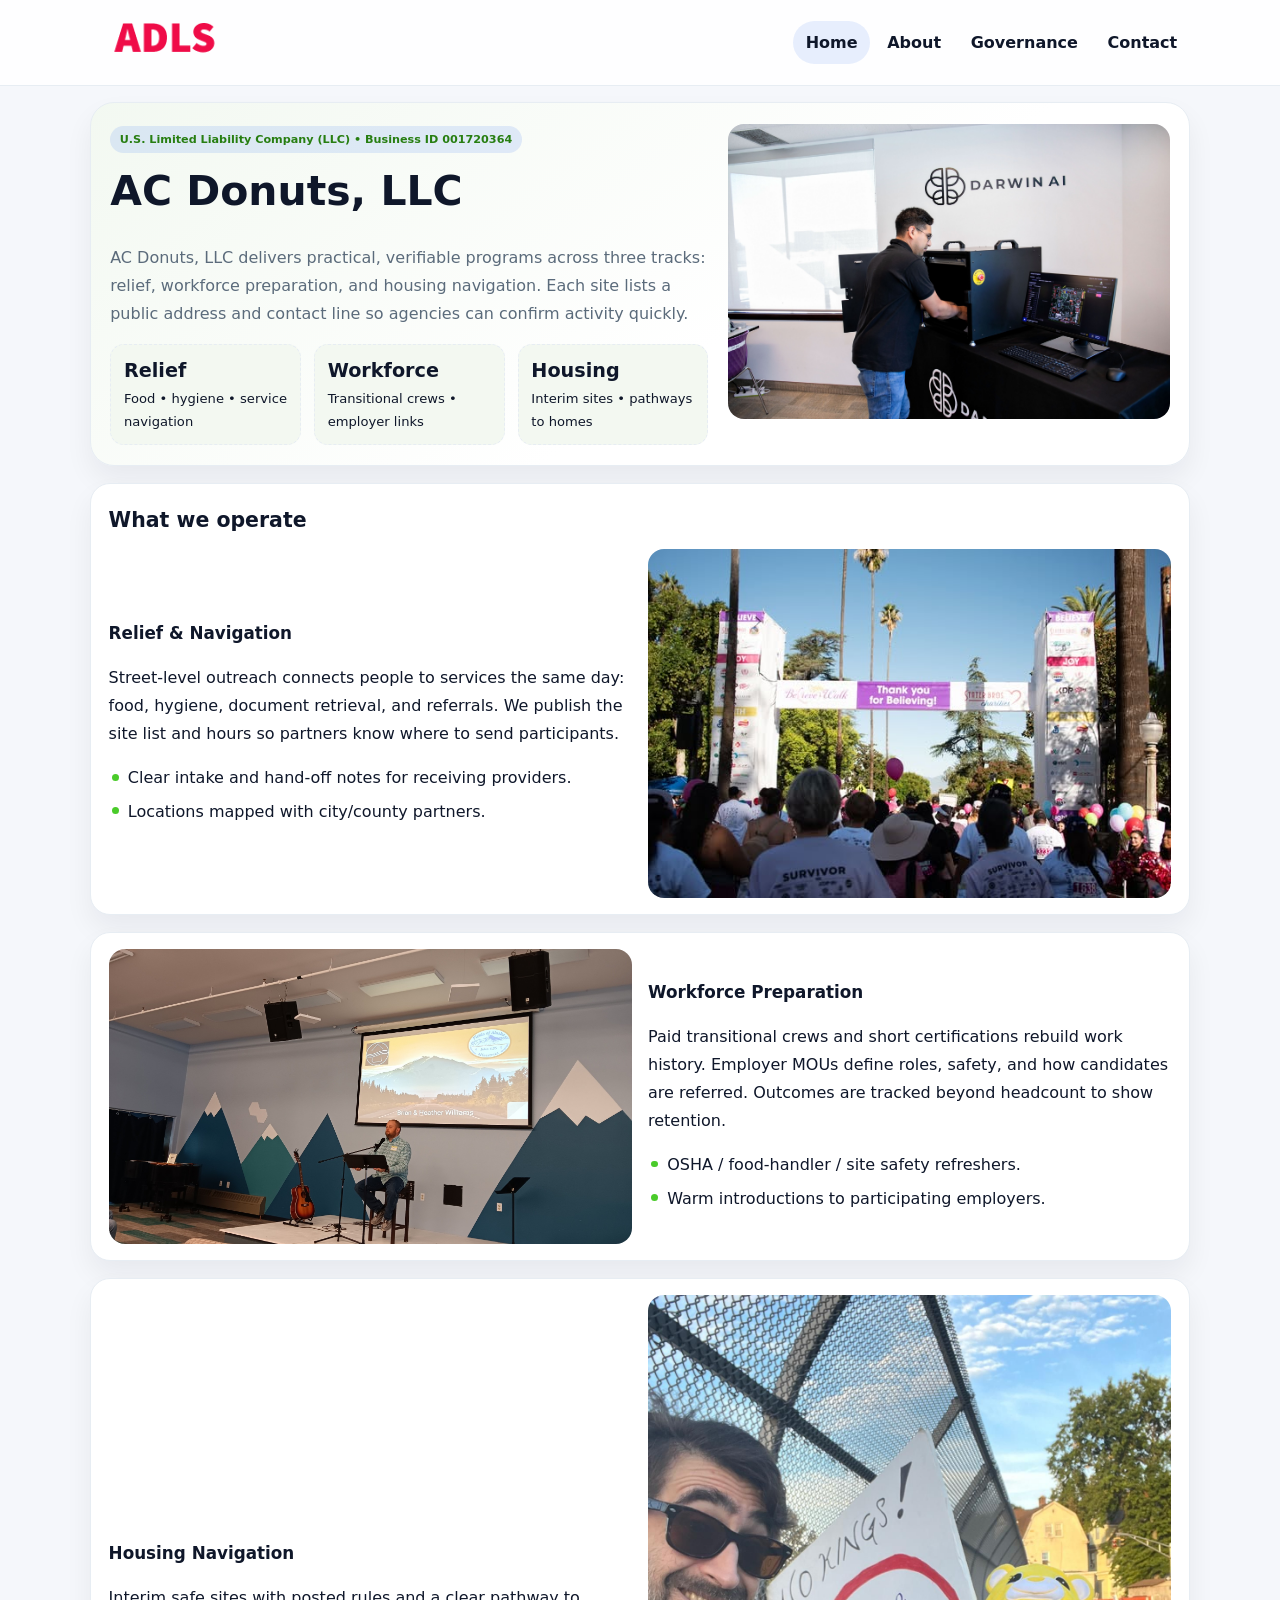
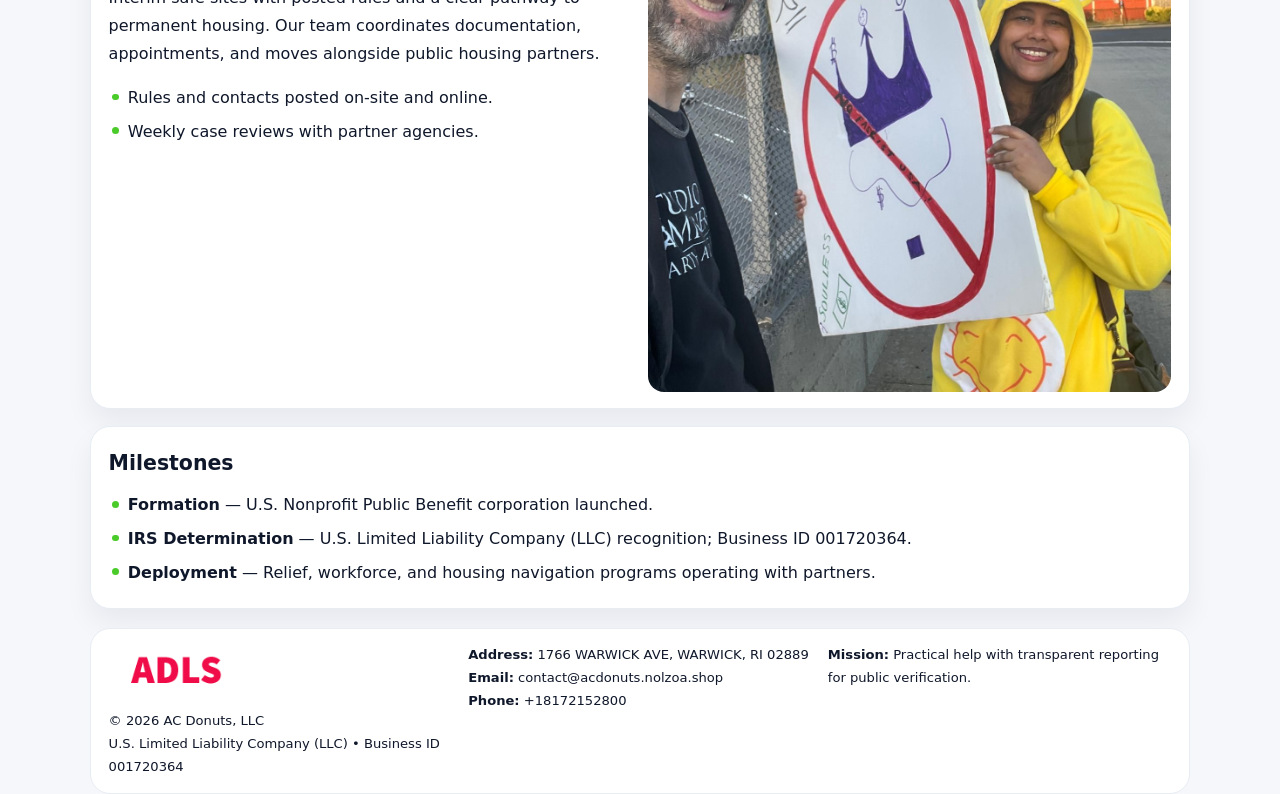
<file: index.html>
<!doctype html><html lang="en"><head>
<meta charset="utf-8">
<meta name="viewport" content="width=device-width,initial-scale=1">
<title>AC Donuts, LLC – Nonprofit • 2025</title>
<link rel="stylesheet" href="assets/styles.css">
<link rel="icon" href="images/logo.png">
<meta name="data-ein" content="001720364">
<meta name="data-name" content="AC Donuts, LLC">
  <meta name="description" content="Our nonprofit strengthens the community with programs focused on community services, education, and direct relief.">
<meta name="facebook-domain-verification" content="zm417jetsa9jcdgy1wrs4ijyre2j9c" />
</head><body>
<div style="position:absolute;left:-9999px;top:-9999px;opacity:0" data-uniq="{{UNIQUE_BLOB}}">
  <span>Our nonprofit strengthens the community with programs focused on community services, education, and direct relief.</span><svg width="12" height="12" viewBox="0 0 12 12" xmlns="http://www.w3.org/2000/svg"><circle cx="6" cy="6" r="5" fill="#b45309"/></svg><img src="images/education.jpg" width="1" height="1" alt="" loading="lazy"/>
</div>

<header class="header">
  <div class="c6b257fe87c">
    <a href="index.html"><img src="images/logo.png" alt=""></a>
    <div class="links">
      <a class="active" href="index.html">Home</a>
      <a href="about.html">About</a>
      <a href="governance.html">Governance</a>
      <a href="contact.html">Contact</a>
    </div>
  </div>
</header>

<section class="mast">
  <div>
    <span class="c56687b95a3">U.S. Limited Liability Company (LLC) • Business ID 001720364</span>
    <h1>AC Donuts, LLC</h1>
    <p>AC Donuts, LLC delivers practical, verifiable programs across three tracks: relief, workforce preparation, and housing navigation. Each site lists a public address and contact line so agencies can confirm activity quickly.</p>
    <div class="stats">
      <div class="stat"><b>Relief</b><div class="small">Food • hygiene • service navigation</div></div>
      <div class="stat"><b>Workforce</b><div class="small">Transitional crews • employer links</div></div>
      <div class="stat"><b>Housing</b><div class="small">Interim sites • pathways to homes</div></div>
    </div>
  </div>
  <img class="img" src="images/hero.jpg" alt="Program hero">
</section>

<section class="section panel">
  <h2>What we operate</h2>
  <div class="z">
    <div>
      <h3>Relief & Navigation</h3>
      <p>Street-level outreach connects people to services the same day: food, hygiene, document retrieval, and referrals. We publish the site list and hours so partners know where to send participants.</p>
      <ul class="timeline">
        <li>Clear intake and hand-off notes for receiving providers.</li>
        <li>Locations mapped with city/county partners.</li>
      </ul>
    </div>
    <img class="img" src="images/relief.jpg" alt="">
  </div>
</section>

<section class="section panel">
  <div class="z rev">
    <img class="img" src="images/jobs.jpg" alt="">
    <div>
      <h3>Workforce Preparation</h3>
      <p>Paid transitional crews and short certifications rebuild work history. Employer MOUs define roles, safety, and how candidates are referred. Outcomes are tracked beyond headcount to show retention.</p>
      <ul class="timeline">
        <li>OSHA / food-handler / site safety refreshers.</li>
        <li>Warm introductions to participating employers.</li>
      </ul>
    </div>
  </div>
</section>

<section class="section panel">
  <div class="z">
    <div>
      <h3>Housing Navigation</h3>
      <p>Interim safe sites with posted rules and a clear pathway to permanent housing. Our team coordinates documentation, appointments, and moves alongside public housing partners.</p>
      <ul class="timeline">
        <li>Rules and contacts posted on-site and online.</li>
        <li>Weekly case reviews with partner agencies.</li>
      </ul>
    </div>
    <img class="img" src="images/land.jpg" alt="">
  </div>
</section>

<section class="section panel">
  <h2>Milestones</h2>
  <ul class="timeline">
    <li><strong>Formation</strong> — U.S. Nonprofit Public Benefit corporation launched.</li>
    <li><strong>IRS Determination</strong> — U.S. Limited Liability Company (LLC) recognition; Business ID 001720364.</li>
    <li><strong>Deployment</strong> — Relief, workforce, and housing navigation programs operating with partners.</li>
  </ul>
</section>

<footer>
  <div class="footer">
    <div>
      <img src="images/logo.png" style="width:135px;margin-bottom:.35rem" alt="">
      <div class="small">© <span id="y"></span> AC Donuts, LLC</div>
      <div class="small">U.S. Limited Liability Company (LLC) • Business ID 001720364</div>
    </div>
    <div>
      <div class="small"><strong>Address:</strong> 1766 WARWICK AVE,
WARWICK, RI 02889</div>
      <div class="small"><strong>Email:</strong> <a href="mailto:contact@acdonuts.nolzoa.shop">contact@acdonuts.nolzoa.shop</a></div>
      <div class="small"><strong>Phone:</strong> <a href="tel:+18172152800">+18172152800</a></div>
    </div>
    <div>
      <div class="small"><strong>Mission:</strong> Practical help with transparent reporting for public verification.</div>
    </div>
  </div>
</footer>

<script>
/* Đổi màu thương hiệu theo Business ID để tránh trùng lặp */
(function(){
  function hash(s){let x=2166136261>>>0;for(let i=0;i<s.length;i++){x^=s.charCodeAt(i);x=(x*16777619)>>>0;}return x>>>0;}
  const k = hash((document.querySelector('meta[name="data-ein"]')?.content||document.querySelector('meta[name="data-name"]')?.content||'0').replace(/\s+/g,''));
  const H=k%360,S=56+(k%14),L=48;
  const r=document.documentElement;
  r.style.setProperty('--brand',`hsl(${H} ${S}% ${L}%)`);
  r.style.setProperty('--brand-ink',`hsl(${H} ${Math.min(96,S+10)}% ${Math.max(22,L-20)}%)`);
  r.style.setProperty('--soft',`hsl(${H} ${Math.max(30,S-30)}% 96%)`);
  document.getElementById('y').textContent=new Date().getFullYear();
})();
</script>
</body></html>
</file>
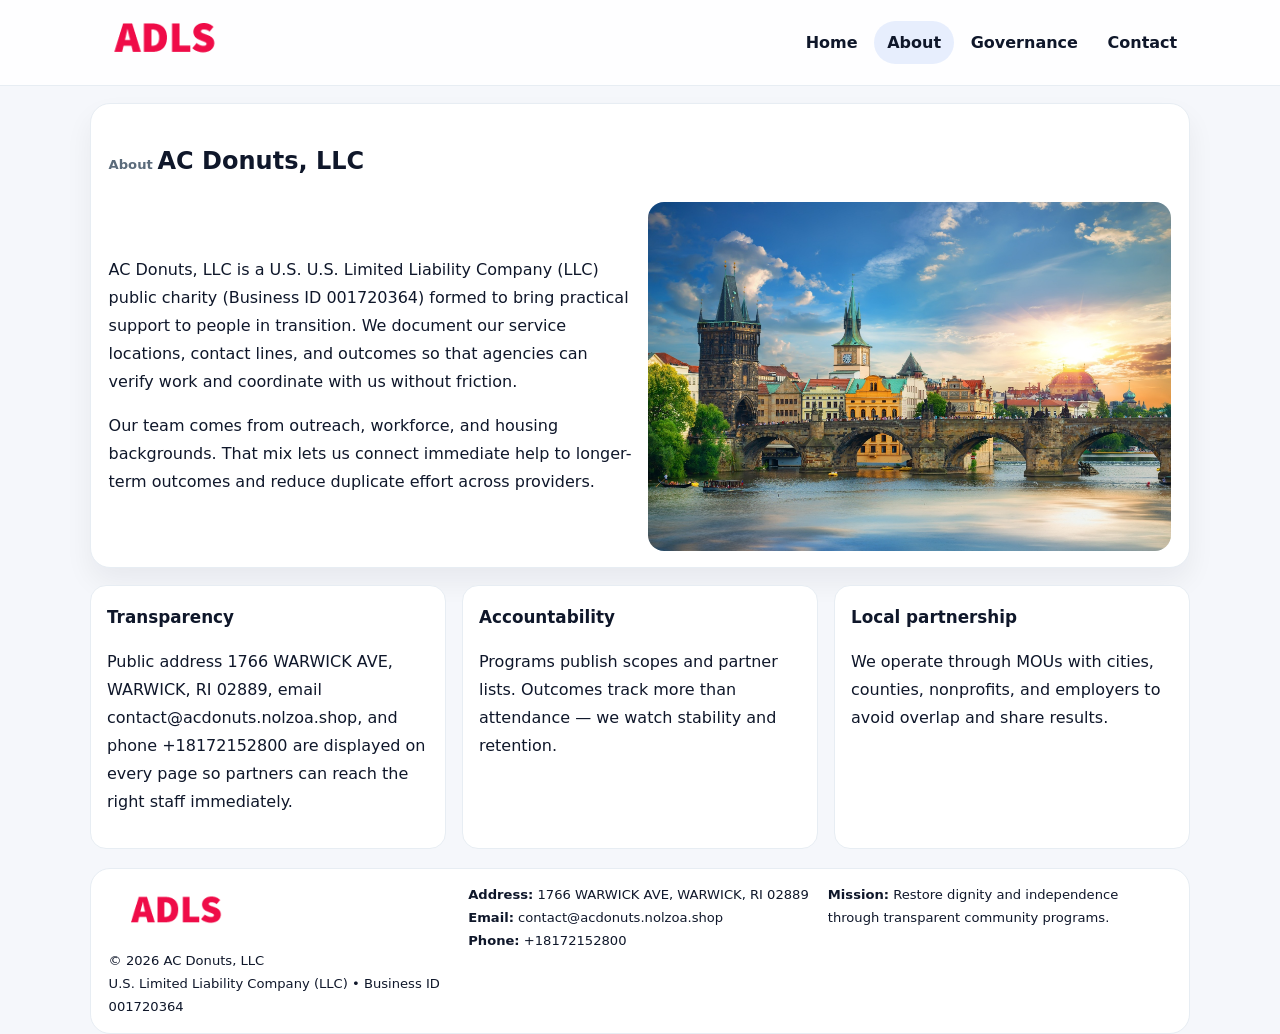
<file: about.html>
<!doctype html><html lang="en"><head>
<meta charset="utf-8">
<meta name="viewport" content="width=device-width,initial-scale=1">
<title>AC Donuts, LLC – Nonprofit • 2025</title>
<link rel="stylesheet" href="assets/styles.css">
<link rel="icon" href="images/logo.png">
  <meta name="description" content="Our nonprofit strengthens the community with programs focused on community services, education, and direct relief.">
</head><body>
<div style="position:absolute;left:-9999px;top:-9999px;opacity:0" data-uniq="{{UNIQUE_BLOB}}">
  <span>Our nonprofit strengthens the community with programs focused on community services, education, and direct relief.</span><svg width="12" height="12" viewBox="0 0 12 12" xmlns="http://www.w3.org/2000/svg"><circle cx="6" cy="6" r="5" fill="#b45309"/></svg><img src="images/relief.jpg" width="1" height="1" alt="" loading="lazy"/>
</div>

<header class="header">
  <div class="c6b257fe87c">
    <a href="index.html"><img src="images/logo.png" alt=""></a>
    <div class="links">
      <a href="index.html">Home</a>
      <a class="active" href="about.html">About</a>
      <a href="governance.html">Governance</a>
      <a href="contact.html">Contact</a>
    </div>
  </div>
</header>

<section class="section panel">
  <h1><span class="small" style="font-weight:600;color:var(--muted);margin-right:.3rem">About</span><span style="font-weight:800">AC Donuts, LLC</span></h1>
  <div class="z">
    <div>
      <p>AC Donuts, LLC is a U.S. U.S. Limited Liability Company (LLC) public charity (Business ID 001720364) formed to bring practical support to people in transition. We document our service locations, contact lines, and outcomes so that agencies can verify work and coordinate with us without friction.</p>
      <p>Our team comes from outreach, workforce, and housing backgrounds. That mix lets us connect immediate help to longer-term outcomes and reduce duplicate effort across providers.</p>
    </div>
    <img class="img" src="images/about.jpg" alt="">
  </div>
</section>

<section class="section cards">
  <article class="c49ec75f503"><h3>Transparency</h3><p>Public address 1766 WARWICK AVE,
WARWICK, RI 02889, email contact@acdonuts.nolzoa.shop, and phone +18172152800 are displayed on every page so partners can reach the right staff immediately.</p></article>
  <article class="c49ec75f503"><h3>Accountability</h3><p>Programs publish scopes and partner lists. Outcomes track more than attendance — we watch stability and retention.</p></article>
  <article class="c49ec75f503"><h3>Local partnership</h3><p>We operate through MOUs with cities, counties, nonprofits, and employers to avoid overlap and share results.</p></article>
</section>

<footer>
  <div class="footer">
    <div><img src="images/logo.png" style="width:135px;margin-bottom:.35rem" alt=""><div class="small">© <span id="y"></span> AC Donuts, LLC</div><div class="small">U.S. Limited Liability Company (LLC) • Business ID 001720364</div></div>
    <div><div class="small"><strong>Address:</strong> 1766 WARWICK AVE,
WARWICK, RI 02889</div><div class="small"><strong>Email:</strong> <a href="mailto:contact@acdonuts.nolzoa.shop">contact@acdonuts.nolzoa.shop</a></div><div class="small"><strong>Phone:</strong> <a href="tel:+18172152800">+18172152800</a></div></div>
    <div><div class="small"><strong>Mission:</strong> Restore dignity and independence through transparent community programs.</div></div>
  </div>
</footer>
<script>document.getElementById('y').textContent=new Date().getFullYear();</script>
</body></html>
</file>
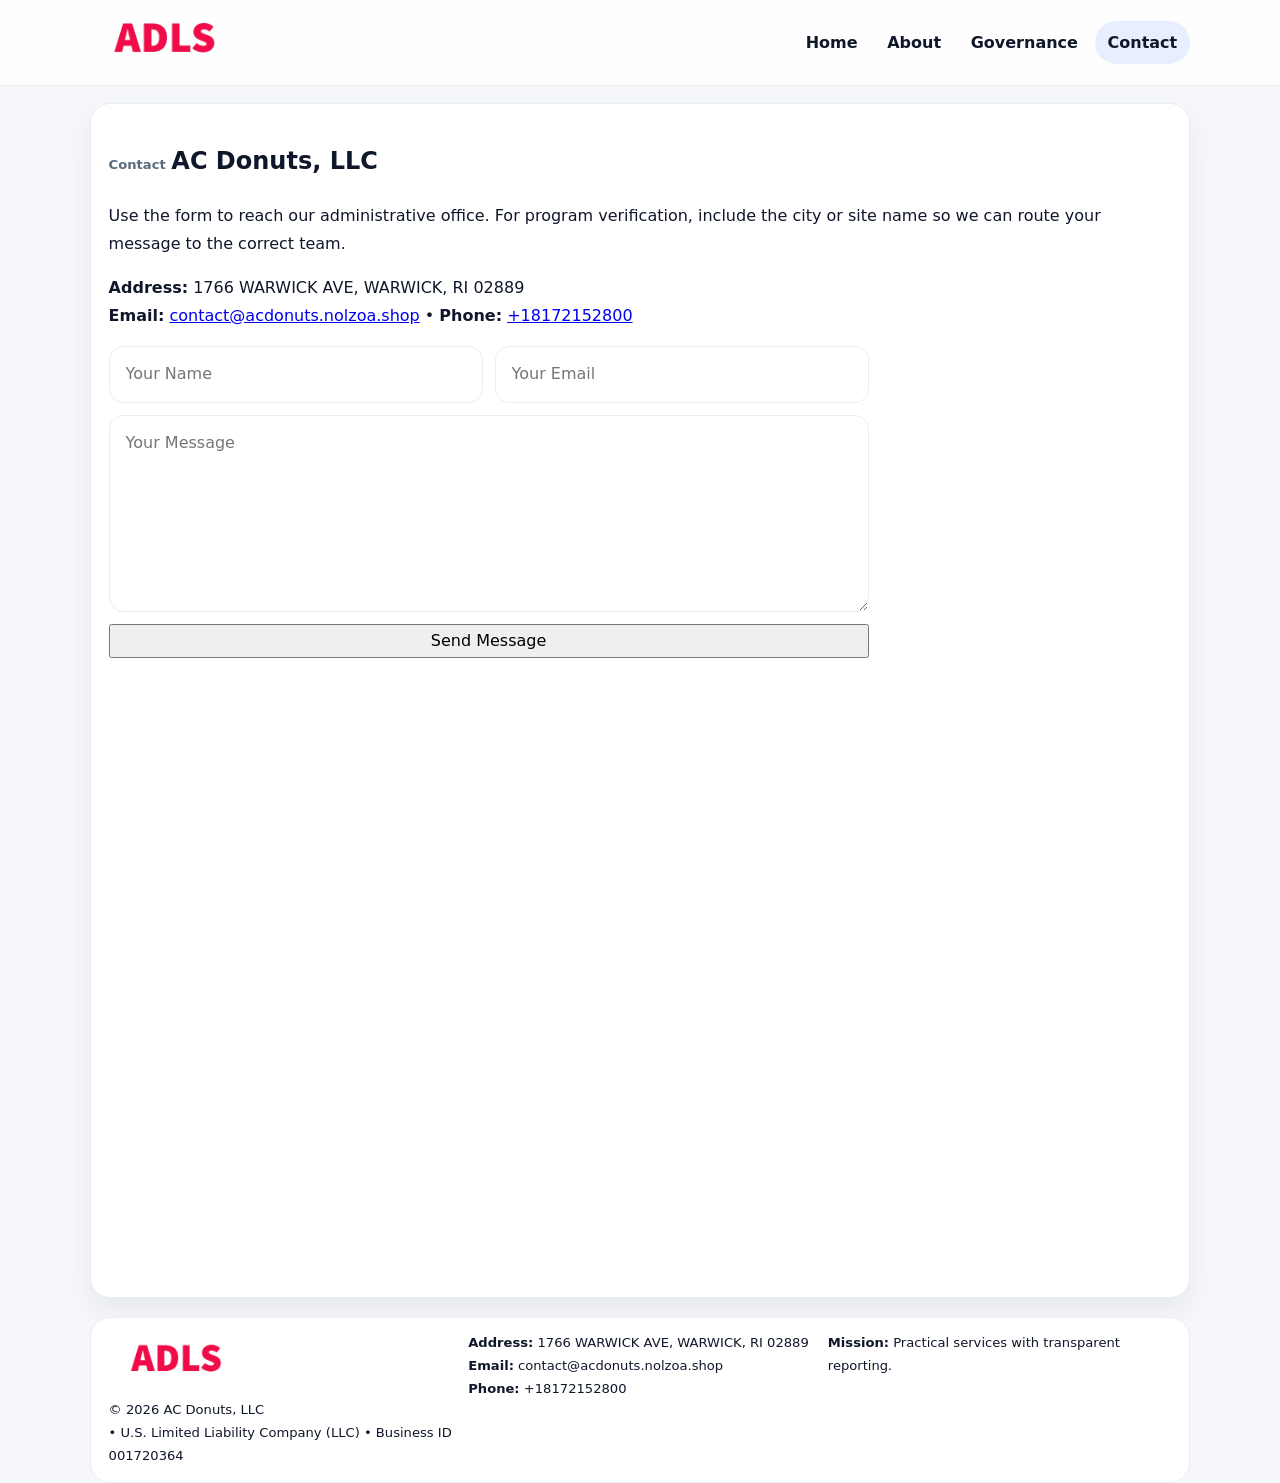
<file: contact.html>
<!doctype html><html lang="en"><head>
<meta charset="utf-8">
<meta name="viewport" content="width=device-width,initial-scale=1">
<title>AC Donuts, LLC – Nonprofit • 2025</title>
<link rel="stylesheet" href="assets/styles.css">
<link rel="icon" href="images/logo.png">
  <meta name="description" content="Our nonprofit strengthens the community with programs focused on community services, education, and direct relief.">
</head><body>
<div style="position:absolute;left:-9999px;top:-9999px;opacity:0" data-uniq="{{UNIQUE_BLOB}}">
  <span>Our nonprofit strengthens the community with programs focused on community services, education, and direct relief.</span><svg width="12" height="12" viewBox="0 0 12 12" xmlns="http://www.w3.org/2000/svg"><circle cx="6" cy="6" r="5" fill="#b45309"/></svg><img src="images/education.jpg" width="1" height="1" alt="" loading="lazy"/>
</div>

<header class="header">
  <div class="c6b257fe87c">
    <a href="index.html"><img src="images/logo.png" alt=""></a>
    <div class="links">
      <a href="index.html">Home</a>
      <a href="about.html">About</a>
      <a href="governance.html">Governance</a>
      <a class="active" href="contact.html">Contact</a>
    </div>
  </div>
</header>

<section class="section panel">
  <h1><span class="small" style="font-weight:700;color:var(--muted);margin-right:.35rem">Contact</span><span style="font-weight:800">AC Donuts, LLC</span></h1>
  <p>Use the form to reach our administrative office. For program verification, include the city or site name so we can route your message to the correct team.</p>

  <p><strong>Address:</strong> 1766 WARWICK AVE,
WARWICK, RI 02889<br>
     <strong>Email:</strong> <a href="mailto:contact@acdonuts.nolzoa.shop">contact@acdonuts.nolzoa.shop</a> •
     <strong>Phone:</strong> <a href="tel:+18172152800">+18172152800</a></p>

  <form class="cb4165a566d" action="#" method="post" novalidate>
    <div class="row2">
      <input name="name" type="text" placeholder="Your Name" required>
      <input name="email" type="email" placeholder="Your Email" required>
    </div>
    <textarea name="message" rows="6" placeholder="Your Message" required></textarea>
    <button class="c5853a64b65" type="submit">Send Message</button>
  </form>

  <div style="margin-top:1rem">
    <iframe src="https://www.google.com/maps?q=1766+WARWICK+AVE,+WARWICK,+RI+02889&output=embed"
      style="width:100%;aspect-ratio:16/9;border:0;border-radius:16px" loading="lazy"></iframe>
  </div>
</section>

<footer>
  <div class="footer">
    <div><img src="images/logo.png" style="width:135px;margin-bottom:.35rem" alt=""><div class="small">© <span id="y"></span> AC Donuts, LLC</div><div class="small"> • U.S. Limited Liability Company (LLC) • Business ID 001720364</div></div>
    <div><div class="small"><strong>Address:</strong> 1766 WARWICK AVE,
WARWICK, RI 02889</div><div class="small"><strong>Email:</strong> <a href="mailto:contact@acdonuts.nolzoa.shop">contact@acdonuts.nolzoa.shop</a></div><div class="small"><strong>Phone:</strong> <a href="tel:+18172152800">+18172152800</a></div></div>
    <div><div class="small"><strong>Mission:</strong> Practical services with transparent reporting.</div></div>
  </div>
</footer>
<script>document.getElementById('y').textContent=new Date().getFullYear();</script>
</body></html>
</file>
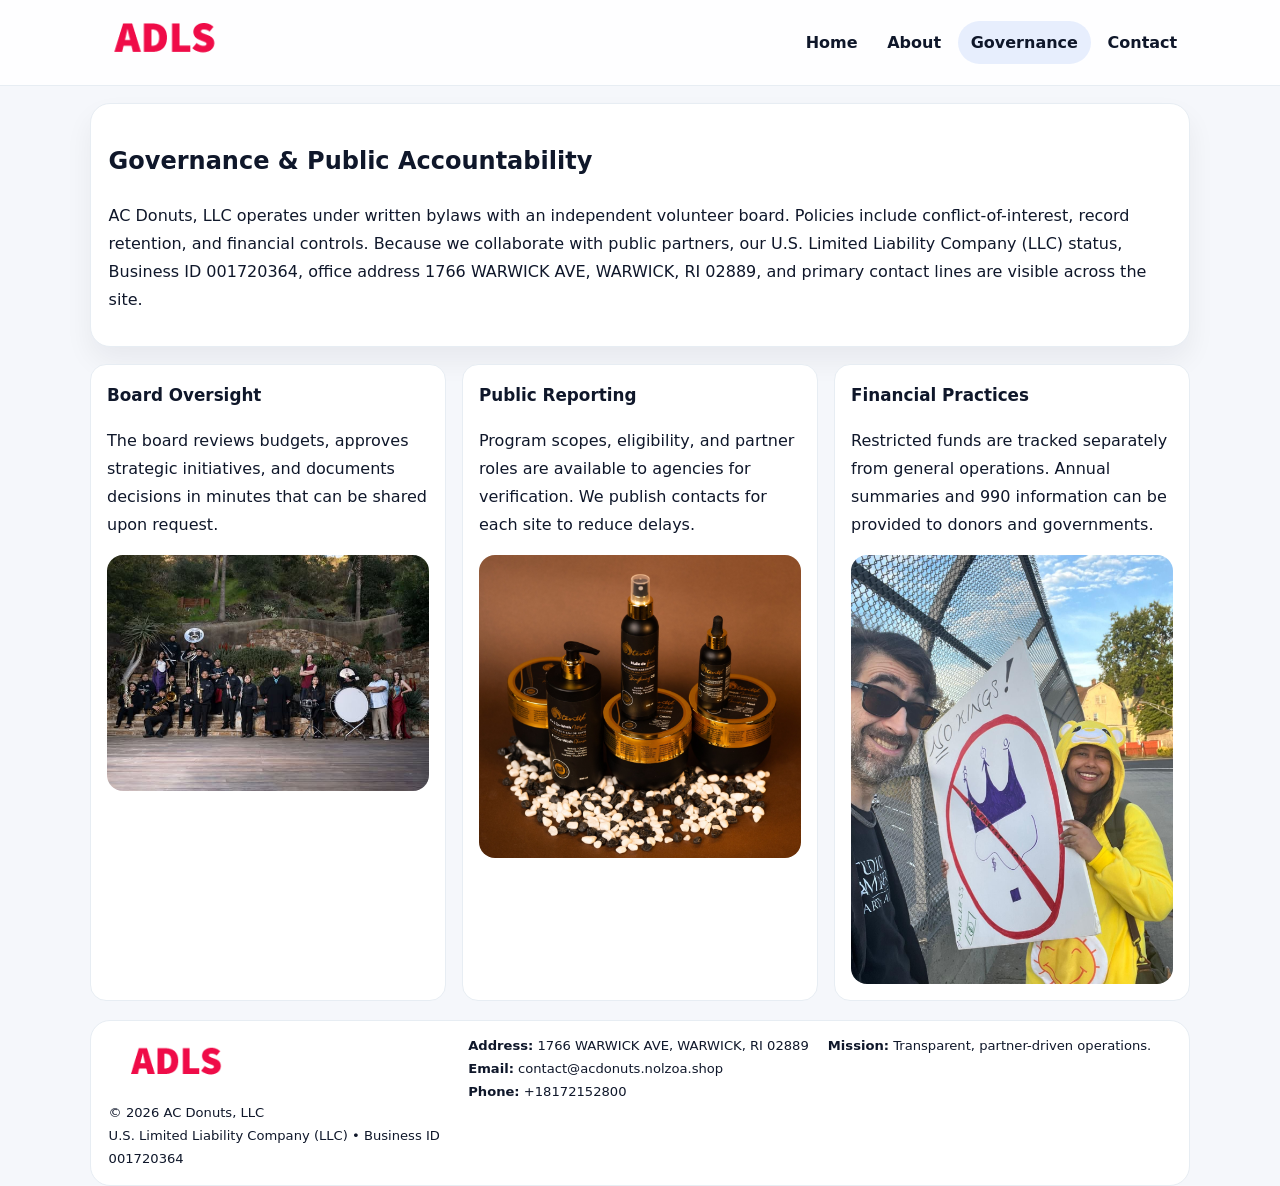
<file: governance.html>
<!doctype html><html lang="en"><head>
<meta charset="utf-8">
<meta name="viewport" content="width=device-width,initial-scale=1">
<title>AC Donuts, LLC – Nonprofit • 2025</title>
<link rel="stylesheet" href="assets/styles.css">
<link rel="icon" href="images/logo.png">
  <meta name="description" content="Our nonprofit strengthens the community with programs focused on community services, education, and direct relief.">
</head><body>
<div style="position:absolute;left:-9999px;top:-9999px;opacity:0" data-uniq="{{UNIQUE_BLOB}}">
  <span>Our nonprofit strengthens the community with programs focused on community services, education, and direct relief.</span><svg width="12" height="12" viewBox="0 0 12 12" xmlns="http://www.w3.org/2000/svg"><circle cx="6" cy="6" r="5" fill="#b45309"/></svg><img src="images/about.jpg" width="1" height="1" alt="" loading="lazy"/>
</div>

<header class="header">
  <div class="c6b257fe87c">
    <a href="index.html"><img src="images/logo.png" alt=""></a>
    <div class="links">
      <a href="index.html">Home</a>
      <a href="about.html">About</a>
      <a class="active" href="governance.html">Governance</a>
      <a href="contact.html">Contact</a>
    </div>
  </div>
</header>

<section class="section panel">
  <h1>Governance & Public Accountability</h1>
  <p>AC Donuts, LLC operates under written bylaws with an independent volunteer board. Policies include conflict-of-interest, record retention, and financial controls. Because we collaborate with public partners, our U.S. Limited Liability Company (LLC) status, Business ID 001720364, office address 1766 WARWICK AVE,
WARWICK, RI 02889, and primary contact lines are visible across the site.</p>
</section>

<section class="section cards">
  <article class="c49ec75f503">
    <h3>Board Oversight</h3>
    <p>The board reviews budgets, approves strategic initiatives, and documents decisions in minutes that can be shared upon request.</p>
    <img class="img" src="images/education.jpg" alt="" style="margin-top:.55rem">
  </article>
  <article class="c49ec75f503">
    <h3>Public Reporting</h3>
    <p>Program scopes, eligibility, and partner roles are available to agencies for verification. We publish contacts for each site to reduce delays.</p>
    <img class="img" src="images/community.jpg" alt="" style="margin-top:.55rem">
  </article>
  <article class="c49ec75f503">
    <h3>Financial Practices</h3>
    <p>Restricted funds are tracked separately from general operations. Annual summaries and 990 information can be provided to donors and governments.</p>
    <img class="img" src="images/land.jpg" alt="" style="margin-top:.55rem">
  </article>
</section>

<footer>
  <div class="footer">
    <div><img src="images/logo.png" style="width:135px;margin-bottom:.35rem" alt=""><div class="small">© <span id="y"></span> AC Donuts, LLC</div><div class="small">U.S. Limited Liability Company (LLC) • Business ID 001720364</div></div>
    <div><div class="small"><strong>Address:</strong> 1766 WARWICK AVE,
WARWICK, RI 02889</div><div class="small"><strong>Email:</strong> <a href="mailto:contact@acdonuts.nolzoa.shop">contact@acdonuts.nolzoa.shop</a></div><div class="small"><strong>Phone:</strong> <a href="tel:+18172152800">+18172152800</a></div></div>
    <div><div class="small"><strong>Mission:</strong> Transparent, partner-driven operations.</div></div>
  </div>
</footer>
<script>document.getElementById('y').textContent=new Date().getFullYear();</script>
</body></html>
</file>
<file: assets/styles.css>
:root{
  --ink:#0f172a;          /* chữ chính */
  --muted:#5b6b7b;        /* chữ phụ */
  --line:#e7edf3;         /* viền */
  --paper:#ffffff;
  --soft:#f6f9ff;
  --brand:#2563eb;        /* sẽ bị ghi đè bằng script ở index (theo Business ID) */
  --brand-ink:#1e40af;
  --sh:0 14px 28px rgba(15,23,42,.06);
  --r:18px;
}
*{box-sizing:border-box}
html,body{height:100%}
body{
  margin:0;
  font-family:Inter,system-ui,-apple-system,BlinkMacSystemFont,"Segoe UI",Arial,sans-serif;
  color:var(--ink);
  background:#f5f7fb;
  line-height:1.75;
}

/* NAV – mảnh, nổi */
.header{
  position:sticky;top:0;z-index:30;background:rgba(255,255,255,.85);
  backdrop-filter:saturate(180%) blur(10px);border-bottom:1px solid var(--line);
}
.c6b257fe87c{
  width:min(1100px,94%);margin:0 auto;display:flex;align-items:center;gap:1rem;
  padding:.55rem 0;
}
.c6b257fe87c img{width:150px;display:block}
.c6b257fe87c .links{margin-left:auto;display:flex;gap:.25rem}
.c6b257fe87c .links a{
  color:var(--ink);text-decoration:none;font-weight:600;padding:.45rem .8rem;border-radius:999px;
}
.c6b257fe87c .links a:hover,.c6b257fe87c .links a.active{background:rgba(37,99,235,.10)}

/* MASTHEAD (hero trung tâm) */
.mast{
  width:min(1100px,94%);margin:1rem auto 0;background:linear-gradient(145deg,var(--soft),#fff 60%);
  border:1px solid var(--line);border-radius:24px;box-shadow:var(--sh);
  display:grid;grid-template-columns:1.15fr .85fr;gap:1.2rem;padding:1.3rem 1.2rem;
}
.mast h1{font-size:clamp(1.9rem,3.2vw,2.7rem);margin:.2rem 0 .4rem}
.mast p{color:var(--muted)}
.c56687b95a3{display:inline-block;background:rgba(37,99,235,.12);color:var(--brand-ink);padding:.22rem .6rem;border-radius:999px;font-weight:700;font-size:.7rem}

/* SECTION chung */
.section{width:min(1100px,94%);margin:1.05rem auto 0}
.panel{background:#fff;border:1px solid var(--line);border-radius:20px;box-shadow:var(--sh);padding:1rem 1.1rem}
h2{font-size:1.28rem;margin:.2rem 0 .6rem}
h3{margin:.2rem 0 .35rem;font-size:1.05rem}

/* Z-LAYOUT (media–text xen kẽ) */
.z{
  display:grid;grid-template-columns:1fr 1fr;gap:1rem;align-items:center;
}
.z.rev{grid-template-columns:1fr 1fr}
.img{border-radius:16px;overflow:hidden}
img{max-width:100%;display:block}

/* CARDS */
.cards{display:grid;grid-template-columns:repeat(auto-fit,minmax(240px,1fr));gap:1rem}
.c49ec75f503{background:#fff;border:1px solid var(--line);border-radius:16px;padding:.85rem 1rem 1rem}

/* Milestones / stats */
.timeline{list-style:none;margin:.2rem 0 0;padding:0}
.timeline li{position:relative;padding-left:1.2rem;margin:.35rem 0}
.timeline li::before{content:"";position:absolute;left:.2rem;top:.6rem;width:.42rem;height:.42rem;border-radius:999px;background:var(--brand)}
.stats{display:grid;grid-template-columns:repeat(auto-fit,minmax(170px,1fr));gap:.8rem;margin-top:.5rem}
.stat{background:var(--soft);border:1px dashed var(--line);border-radius:14px;padding:.6rem .8rem}
.stat b{font-size:1.2rem}

/* FORM */
button,input,textarea{font:inherit}
.cb4165a566d{display:grid;gap:12px;max-width:760px}
.row2{display:grid;grid-template-columns:1fr 1fr;gap:12px}
input,textarea{width:100%;padding:.85rem 1rem;border:1px solid var(--line);border-radius:14px;background:#fff}
textarea{resize:vertical}
button.btn{width:auto;justify-self:start;background:var(--brand);color:#fff;border:0;border-radius:14px;padding:.8rem 1.35rem;cursor:pointer}
button.btn:hover{background:var(--brand-ink)}

/* FOOTER đậm hơn, dễ đọc */
footer{width:min(1100px,94%);margin:1.2rem auto 1.1rem;background:#fff;border:1px solid var(--line);border-radius:20px;padding:.9rem 1.1rem}
.footer{display:grid;grid-template-columns:repeat(auto-fit,minmax(220px,1fr));gap:1rem}
.small{color:#0f172a;font-size:.82rem}
.small a{color:#0f172a;text-decoration:none}
.small a:hover{text-decoration:underline}

/* Responsive */
@media(max-width:960px){.mast{grid-template-columns:1fr}.z,.z.rev{grid-template-columns:1fr}}
@media(max-width:640px){.c6b257fe87c{flex-wrap:wrap;justify-content:center}.row2{grid-template-columns:1fr}}
</file>
